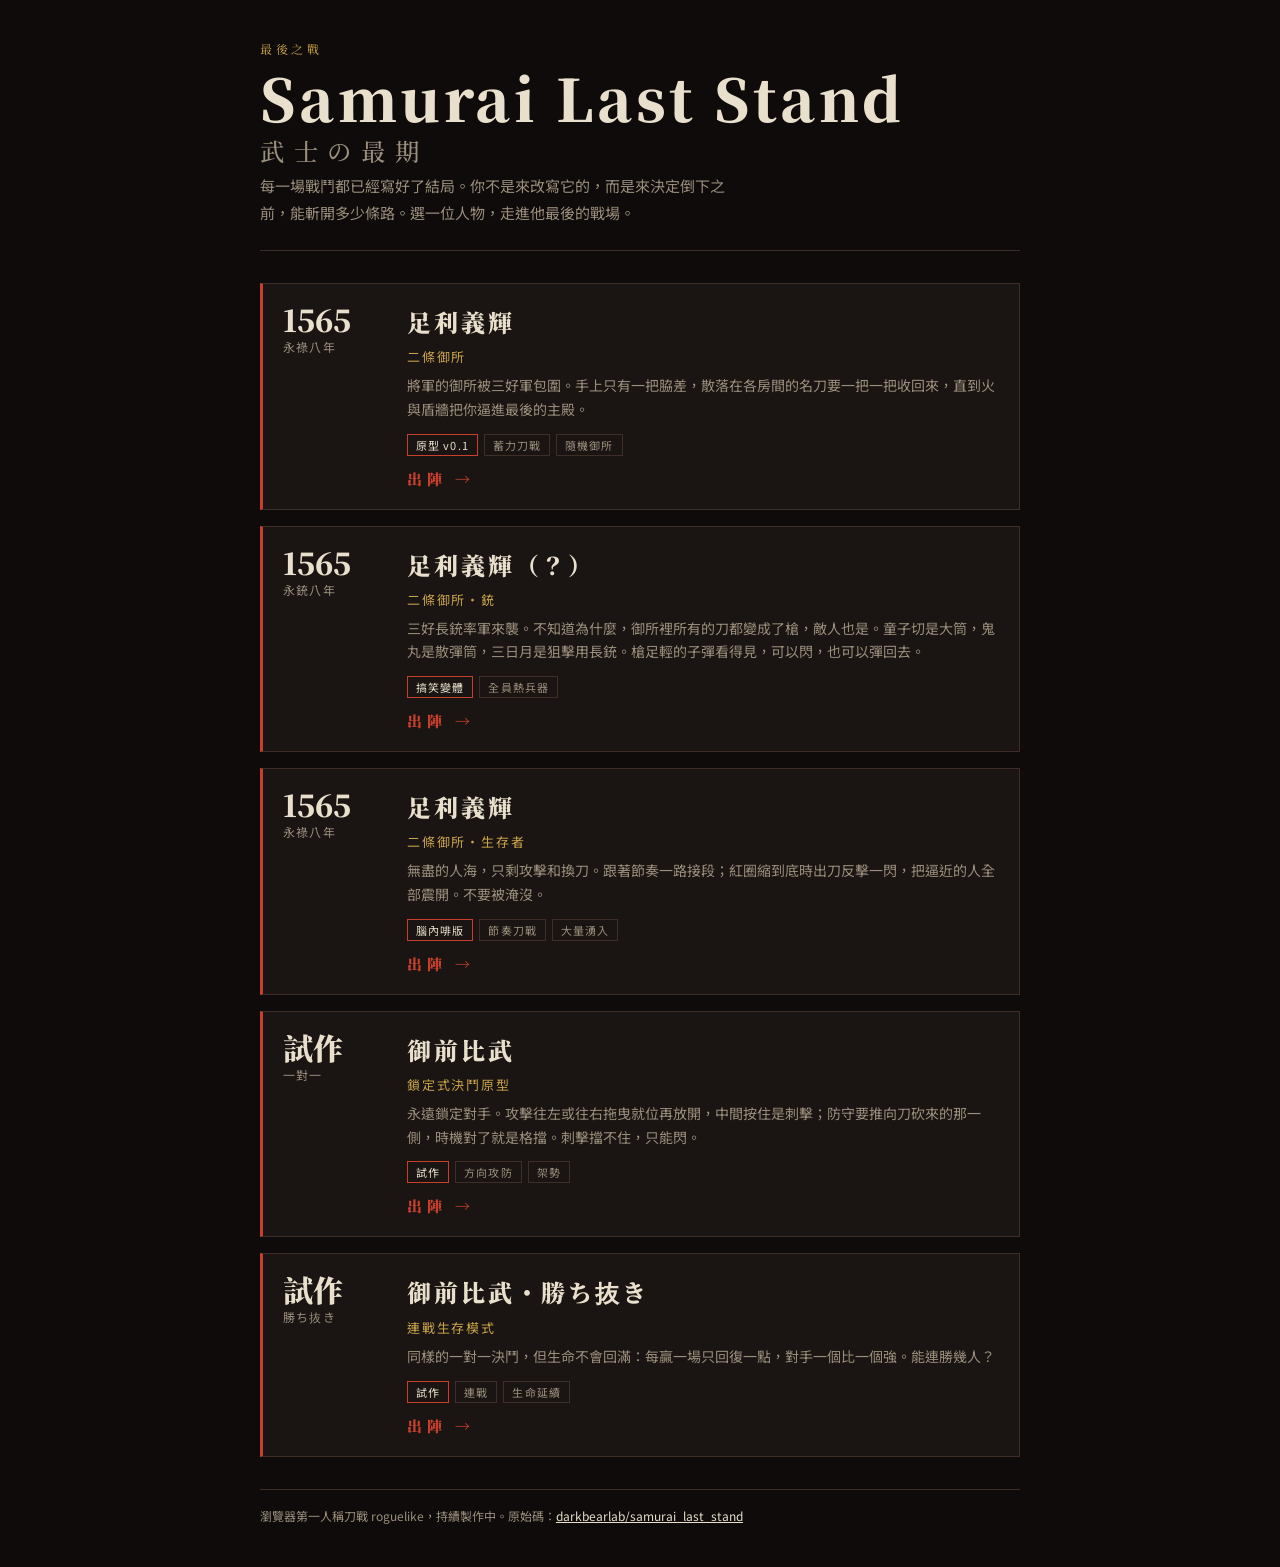
<file: index.html>
<!doctype html>
<html lang="zh-Hant">
<head>
<meta charset="utf-8">
<meta name="viewport" content="width=device-width,initial-scale=1,viewport-fit=cover">
<title>Samurai Last Stand</title>
<meta name="description" content="以歷史上武士的最後一戰為題材的瀏覽器第一人稱刀戰 roguelike 合集。">
<link rel="preconnect" href="https://fonts.googleapis.com">
<link rel="stylesheet" href="https://fonts.googleapis.com/css2?family=Noto+Serif+TC:wght@500;900&family=Noto+Sans+TC:wght@400;700&display=swap">
<style>
/* 版面：一欄式，標題之下是一張張「戰場卡」，每張卡一位人物、一場最後之戰 */
:root {
  --urushi: #0e0b0a; --sumi: #1a1513; --kaba: #2b211d; --line: #3d2f28;
  --shu: #c8402c; --kin: #c9a34a; --washi: #e8e0cc; --dim: #9a8e7c;
  --f-serif: 'Noto Serif TC', 'Songti TC', 'PMingLiU', serif;
  --f-sans: 'Noto Sans TC', 'Microsoft JhengHei', 'PingFang TC', system-ui, sans-serif;
  color-scheme: dark;
}
* { box-sizing: border-box; }
html, body { margin: 0; min-height: 100%; background: var(--urushi); color: var(--washi); font-family: var(--f-sans); }
body { padding: calc(40px + env(safe-area-inset-top, 0px)) 16px calc(40px + env(safe-area-inset-bottom, 0px)); }
main { max-width: 760px; margin: 0 auto; display: flex; flex-direction: column; gap: 32px; }
header { display: flex; flex-direction: column; gap: 10px; border-bottom: 1px solid var(--line); padding-bottom: 24px; }
.eyebrow { font-family: var(--f-serif); font-size: 12px; letter-spacing: .3em; color: var(--kin); }
h1 { margin: 0; font-family: var(--f-serif); font-weight: 900; font-size: clamp(34px, 8vw, 58px); letter-spacing: .06em; line-height: 1.05; text-wrap: balance; }
h1 span { display: block; font-size: .42em; letter-spacing: .4em; color: var(--dim); margin-top: 10px; font-weight: 500; }
.lead { margin: 0; color: var(--dim); font-size: 15px; line-height: 1.75; max-width: 60ch; }
.list { display: flex; flex-direction: column; gap: 16px; }
.card { position: relative; display: grid; grid-template-columns: 104px 1fr; gap: 20px; padding: 20px; background: var(--sumi); border: 1px solid var(--line); border-left: 3px solid var(--shu); color: inherit; text-decoration: none; transition: border-color .15s, background .15s; }
a.card:hover, a.card:focus-visible { background: var(--kaba); border-color: var(--kin); border-left-color: var(--shu); outline: none; }
.year { display: flex; flex-direction: column; align-items: flex-start; gap: 4px; }
.year b { font-family: var(--f-serif); font-weight: 900; font-size: 30px; font-variant-numeric: tabular-nums; line-height: 1; }
.year small { font-size: 12px; color: var(--dim); letter-spacing: .1em; }
.body { display: flex; flex-direction: column; gap: 8px; min-width: 0; }
.who { font-family: var(--f-serif); font-weight: 900; font-size: 24px; letter-spacing: .12em; margin: 0; }
.where { font-size: 13px; color: var(--kin); letter-spacing: .14em; }
.body p { margin: 0; color: var(--dim); font-size: 14px; line-height: 1.7; }
.tags { display: flex; flex-wrap: wrap; gap: 6px; margin-top: 4px; }
.tag { font-size: 11px; letter-spacing: .1em; padding: 2px 8px; border: 1px solid var(--line); color: var(--dim); }
.tag.live { border-color: var(--shu); color: var(--washi); }
.go { font-family: var(--f-serif); font-weight: 900; letter-spacing: .3em; color: var(--shu); font-size: 15px; margin-top: 4px; }
.soon { border-left-color: var(--line); opacity: .55; }
footer { color: var(--dim); font-size: 12px; line-height: 1.7; border-top: 1px solid var(--line); padding-top: 16px; }
footer a { color: var(--washi); }
@media (max-width: 520px) { .card { grid-template-columns: 1fr; gap: 12px; } .year { flex-direction: row; align-items: baseline; gap: 10px; } }
@media (prefers-reduced-motion: reduce) { .card { transition: none; } }
</style>
</head>
<body>
<main>
  <header>
    <div class="eyebrow">最後之戰</div>
    <h1>Samurai Last Stand<span>武士の最期</span></h1>
    <p class="lead">每一場戰鬥都已經寫好了結局。你不是來改寫它的，而是來決定倒下之前，能斬開多少條路。選一位人物，走進他最後的戰場。</p>
  </header>

  <section class="list" id="list" aria-label="人物與戰場"></section>

  <footer>
    瀏覽器第一人稱刀戰 roguelike，持續製作中。原始碼：<a href="https://github.com/darkbearlab/samurai_last_stand">darkbearlab/samurai_last_stand</a>
  </footer>
</main>

<script>
/* 新增人物或模式時，在這個陣列加一筆即可。path 指向該作品的目錄。 */
const SCENARIOS = [
  {
    path: 'nijo_gosho/index.html',
    year: '1565', era: '永祿八年',
    who: '足利義輝',
    where: '二條御所',
    text: '將軍的御所被三好軍包圍。手上只有一把脇差，散落在各房間的名刀要一把一把收回來，直到火與盾牆把你逼進最後的主殿。',
    tags: ['原型 v0.1', '蓄力刀戰', '隨機御所'],
    live: true,
  },
  {
    path: 'nijo_gosho_gun/index.html',
    year: '1565', era: '永銃八年',
    who: '足利義輝（？）',
    where: '二條御所・銃',
    text: '三好長銃率軍來襲。不知道為什麼，御所裡所有的刀都變成了槍，敵人也是。童子切是大筒，鬼丸是散彈筒，三日月是狙擊用長銃。槍足輕的子彈看得見，可以閃，也可以彈回去。',
    tags: ['搞笑變體', '全員熱兵器'],
    live: true,
  },
  {
    path: 'nijo_gosho_survivor/index.html',
    year: '1565', era: '永祿八年',
    who: '足利義輝',
    where: '二條御所・生存者',
    text: '無盡的人海，只剩攻擊和換刀。跟著節奏一路接段；紅圈縮到底時出刀反擊一閃，把逼近的人全部震開。不要被淹沒。',
    tags: ['腦內啡版', '節奏刀戰', '大量湧入'],
    live: true,
  },
  {
    path: 'gozen_jiai/index.html',
    year: '試作', era: '一對一',
    who: '御前比武',
    where: '鎖定式決鬥原型',
    text: '永遠鎖定對手。攻擊往左或往右拖曳就位再放開，中間按住是刺擊；防守要推向刀砍來的那一側，時機對了就是格擋。刺擊擋不住，只能閃。',
    tags: ['試作', '方向攻防', '架勢'],
    live: true,
  },
  {
    path: 'gozen_jiai/index.html?mode=survival',
    year: '試作', era: '勝ち抜き',
    who: '御前比武・勝ち抜き',
    where: '連戰生存模式',
    text: '同樣的一對一決鬥，但生命不會回滿：每贏一場只回復一點，對手一個比一個強。能連勝幾人？',
    tags: ['試作', '連戰', '生命延續'],
    live: true,
  },
];

const list = document.getElementById('list');
list.innerHTML = SCENARIOS.map((s) => {
  const inner = `
    <div class="year"><b>${s.year}</b><small>${s.era}</small></div>
    <div class="body">
      <h2 class="who">${s.who}</h2>
      <div class="where">${s.where}</div>
      <p>${s.text}</p>
      <div class="tags">${s.tags.map((t, i) => `<span class="tag${i === 0 && s.live ? ' live' : ''}">${t}</span>`).join('')}</div>
      ${s.live ? '<div class="go">出陣 →</div>' : ''}
    </div>`;
  return s.live ? `<a class="card" href="${s.path}">${inner}</a>` : `<div class="card soon">${inner}</div>`;
}).join('');
</script>
</body>
</html>
</file>
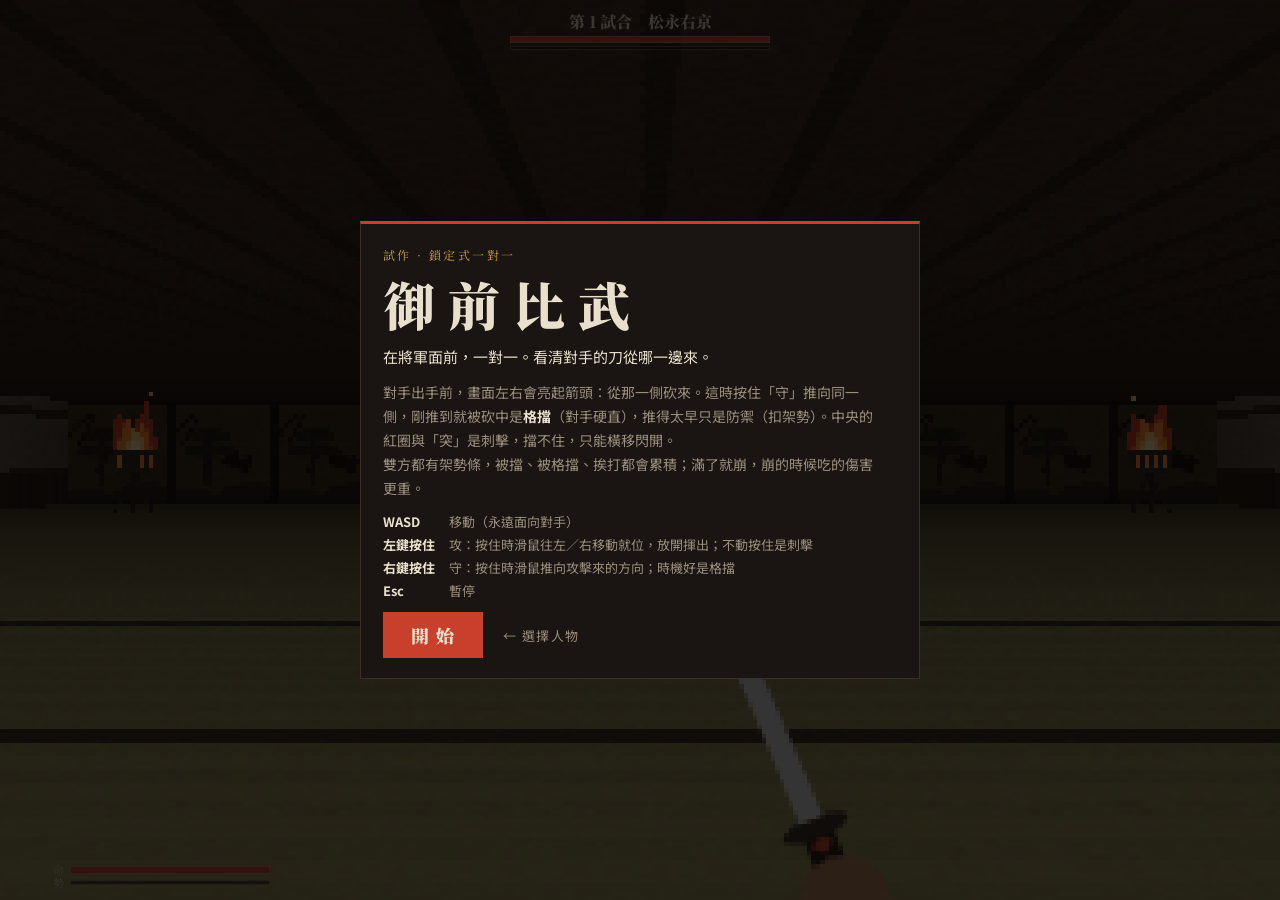
<file: gozen_jiai/index.html>
<!doctype html>
<html lang="zh-Hant">
<head>
<meta charset="utf-8">
<meta name="viewport" content="width=device-width,initial-scale=1,maximum-scale=1,viewport-fit=cover,user-scalable=no">
<title>御前比武</title>
<link rel="preconnect" href="https://fonts.googleapis.com">
<link rel="stylesheet" href="https://fonts.googleapis.com/css2?family=Noto+Serif+TC:wght@500;900&family=Noto+Sans+TC:wght@400;700&display=swap">
<link rel="stylesheet" href="../nijo_gosho/css/style.css">
<style>
  /* 決鬥用的兩顆搖桿鍵：按住後左右拖曳選方向，放開出手 */
  .stick { position: absolute; width: 92px; height: 92px; border-radius: 50%; border: 2px solid rgba(232,224,204,.35); background: rgba(26,21,19,.5); touch-action: none; display: flex; align-items: center; justify-content: center; }
  .stick span { font-family: var(--f-serif); font-weight: 900; font-size: 22px; color: var(--washi); pointer-events: none; }
  .stick i { position: absolute; width: 34px; height: 34px; border-radius: 50%; background: rgba(232,224,204,.25); pointer-events: none; transform: translate(0, 0); }
  .stick.on { background: rgba(60,40,30,.6); }
  #sAtk { right: 20px; bottom: 30%; border-color: rgba(200,64,44,.8); }
  #sDef { right: 132px; bottom: calc(30% - 34px); border-color: rgba(120,160,210,.8); }
  @media (max-height: 420px) { #sAtk { bottom: 20%; } #sDef { bottom: calc(20% - 30px); } }
</style>
</head>
<body>
<div id="app">
  <div id="view" style="flex:1">
    <canvas id="cv" aria-label="遊戲畫面"></canvas>
    <canvas id="ui" aria-hidden="true"></canvas>
    <div id="toast" role="status"></div>
    <div id="touch" hidden>
      <div id="knob" hidden></div>
      <div class="stick" id="sDef"><i></i><span>守</span></div>
      <div class="stick" id="sAtk"><i></i><span>攻</span></div>
    </div>
    <div id="screen"><div class="panel" id="panel"></div></div>
  </div>
</div>
<script src="../nijo_gosho/js/config.js"></script>
<script src="../nijo_gosho/js/util.js"></script>
<script src="../nijo_gosho/js/audio.js"></script>
<script src="../nijo_gosho/js/assets.js"></script>
<script src="../nijo_gosho/js/world.js"></script>
<script src="../nijo_gosho/js/render.js"></script>
<script src="duel.js"></script>
</body>
</html>
</file>
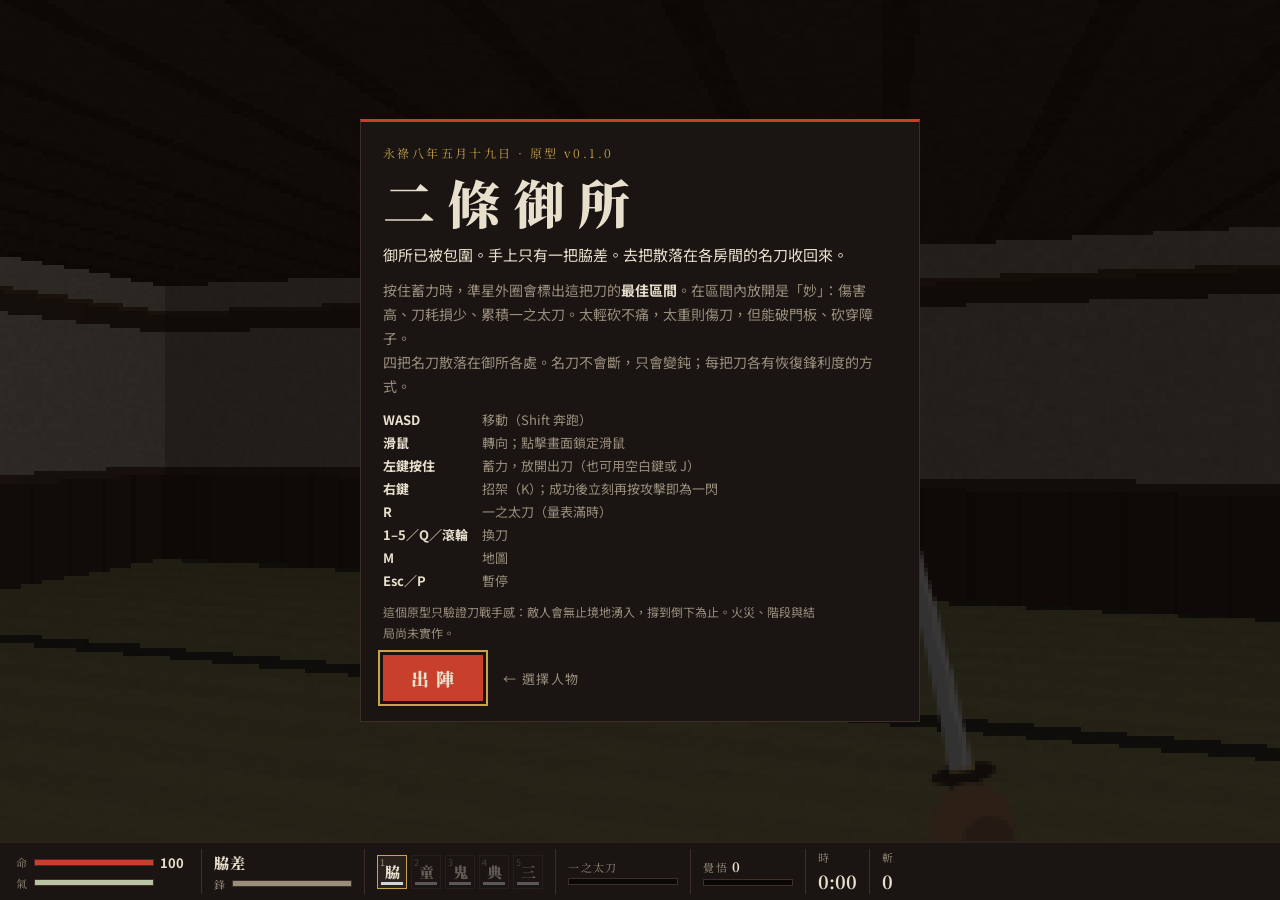
<file: nijo_gosho/index.html>
<!doctype html>
<html lang="zh-Hant">
<head>
<meta charset="utf-8">
<meta name="viewport" content="width=device-width,initial-scale=1,maximum-scale=1,viewport-fit=cover,user-scalable=no">
<title>二條御所</title>
<link rel="preconnect" href="https://fonts.googleapis.com">
<link rel="stylesheet" href="https://fonts.googleapis.com/css2?family=Noto+Serif+TC:wght@500;900&family=Noto+Sans+TC:wght@400;700&display=swap">
<link rel="stylesheet" href="css/style.css">
</head>
<body>
<div id="app">
  <div id="view">
    <canvas id="cv" aria-label="遊戲畫面"></canvas>
    <canvas id="ui" aria-hidden="true"></canvas>
    <div id="toast" role="status"></div>
    <div id="jisei" hidden aria-label="辭世之句"></div>
    <div id="touch" hidden>
      <div id="knob" hidden></div>
      <button class="tbtn" id="tOugi" type="button">奧</button>
      <button class="tbtn" id="tSwap" type="button">換</button>
      <button class="tbtn" id="tParry" type="button">受</button>
      <button class="tbtn" id="tAtk" type="button">斬</button>
    </div>
    <div id="screen"><div class="panel" id="panel"></div></div>
  </div>
  <div id="hud">
    <div class="cell bars" id="hpCell">
      <div class="bar"><span class="lbl">命</span><div class="track hp"><i id="bHp"></i></div><b id="vHp">100</b></div>
      <div class="bar"><span class="lbl">氣</span><div class="track st"><i id="bSt"></i></div></div>
    </div>
    <div class="cell blade" id="sharpCell">
      <div class="bname" id="bName">脇差</div>
      <div class="bar"><span class="lbl">鋒</span><div class="track sh"><i id="bSharp"></i></div></div>
    </div>
    <div class="cell slots" id="slots"></div>
    <div class="cell ougi" id="ougiCell"><span class="lbl">一之太刀</span><div class="track og"><i id="bOugi"></i></div></div>
    <div class="cell kakugo"><span class="lbl">覺悟 <b id="vLevel">0</b></span><div class="track kg"><i id="bKakugo"></i></div></div>
    <div class="cell stat"><span class="lbl">時</span><b id="vTime">0:00</b></div>
    <div class="cell stat"><span class="lbl">斬</span><b id="vKills">0</b></div>
  </div>
</div>
<script src="js/config.js"></script>
<script src="js/util.js"></script>
<script src="js/audio.js"></script>
<script src="js/assets.js"></script>
<script src="js/map.js"></script>
<script src="js/world.js"></script>
<script src="js/render.js"></script>
<script src="js/fp.js"></script>
<script src="js/enemies.js"></script>
<script src="js/combat.js"></script>
<script src="js/input.js"></script>
<script src="js/hud.js"></script>
<script src="js/main.js"></script>
</body>
</html>
</file>
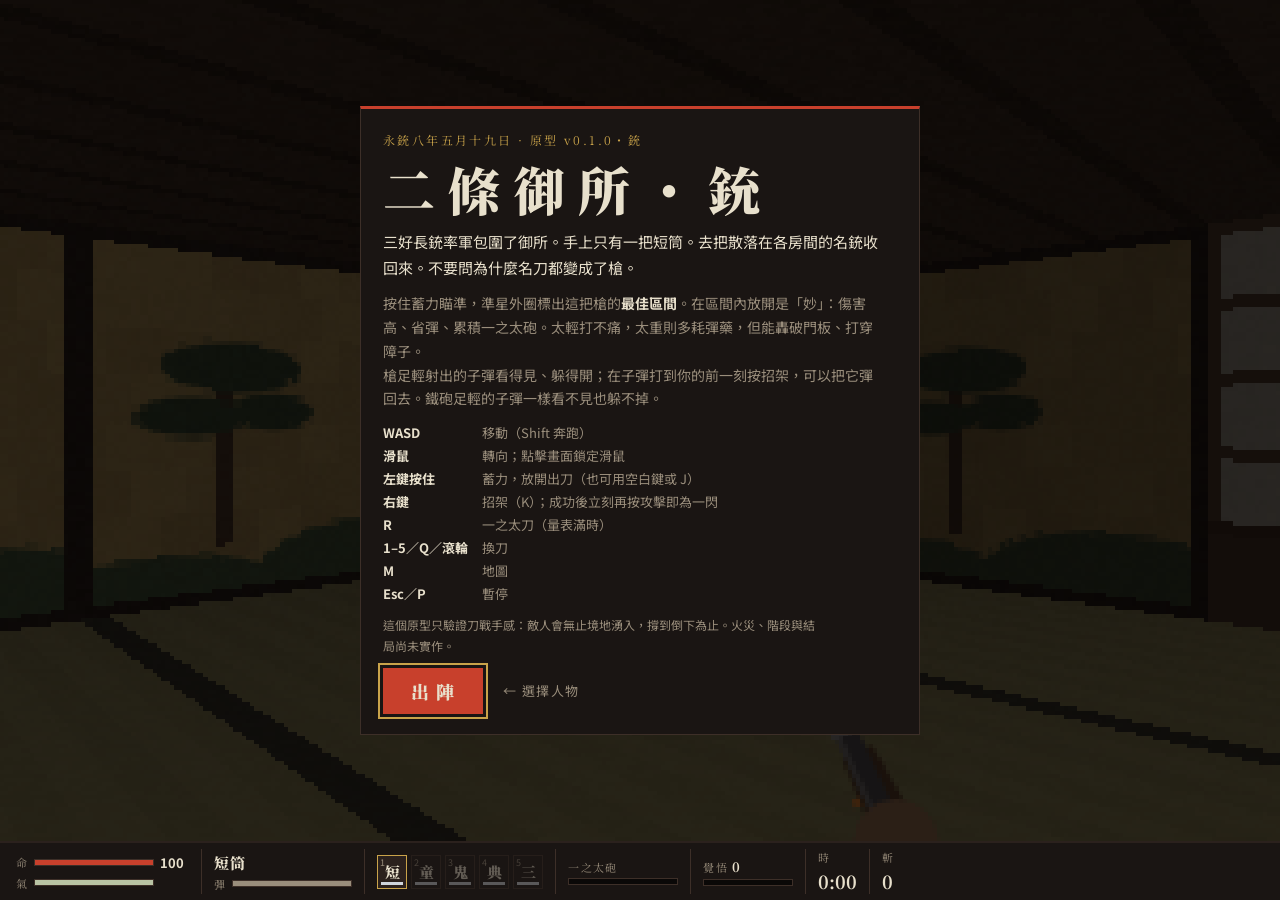
<file: nijo_gosho_gun/index.html>
<!doctype html>
<html lang="zh-Hant">
<head>
<meta charset="utf-8">
<meta name="viewport" content="width=device-width,initial-scale=1,maximum-scale=1,viewport-fit=cover,user-scalable=no">
<title>二條御所・銃</title>
<link rel="preconnect" href="https://fonts.googleapis.com">
<link rel="stylesheet" href="https://fonts.googleapis.com/css2?family=Noto+Serif+TC:wght@500;900&family=Noto+Sans+TC:wght@400;700&display=swap">
<link rel="stylesheet" href="../nijo_gosho/css/style.css">
</head>
<body>
<div id="app">
  <div id="view">
    <canvas id="cv" aria-label="遊戲畫面"></canvas>
    <canvas id="ui" aria-hidden="true"></canvas>
    <div id="toast" role="status"></div>
    <div id="jisei" hidden aria-label="辭世之句"></div>
    <div id="touch" hidden>
      <div id="knob" hidden></div>
      <button class="tbtn" id="tOugi" type="button">奧</button>
      <button class="tbtn" id="tSwap" type="button">換</button>
      <button class="tbtn" id="tParry" type="button">受</button>
      <button class="tbtn" id="tAtk" type="button">斬</button>
    </div>
    <div id="screen"><div class="panel" id="panel"></div></div>
  </div>
  <div id="hud">
    <div class="cell bars" id="hpCell">
      <div class="bar"><span class="lbl">命</span><div class="track hp"><i id="bHp"></i></div><b id="vHp">100</b></div>
      <div class="bar"><span class="lbl">氣</span><div class="track st"><i id="bSt"></i></div></div>
    </div>
    <div class="cell blade" id="sharpCell">
      <div class="bname" id="bName">脇差</div>
      <div class="bar"><span class="lbl">彈</span><div class="track sh"><i id="bSharp"></i></div></div>
    </div>
    <div class="cell slots" id="slots"></div>
    <div class="cell ougi" id="ougiCell"><span class="lbl">一之太砲</span><div class="track og"><i id="bOugi"></i></div></div>
    <div class="cell kakugo"><span class="lbl">覺悟 <b id="vLevel">0</b></span><div class="track kg"><i id="bKakugo"></i></div></div>
    <div class="cell stat"><span class="lbl">時</span><b id="vTime">0:00</b></div>
    <div class="cell stat"><span class="lbl">斬</span><b id="vKills">0</b></div>
  </div>
</div>
<script src="../nijo_gosho/js/config.js"></script>
<script src="../nijo_gosho/js/util.js"></script>
<script src="../nijo_gosho/js/audio.js"></script>
<script src="../nijo_gosho/js/assets.js"></script>
<script src="../nijo_gosho/js/map.js"></script>
<script src="../nijo_gosho/js/world.js"></script>
<script src="../nijo_gosho/js/render.js"></script>
<script src="../nijo_gosho/js/fp.js"></script>
<script src="../nijo_gosho/js/enemies.js"></script>
<script src="../nijo_gosho/js/combat.js"></script>
<script src="../nijo_gosho/js/input.js"></script>
<script src="../nijo_gosho/js/hud.js"></script>
<script src="../nijo_gosho/js/main.js"></script>
<script src="variant.js"></script>
</body>
</html>
</file>
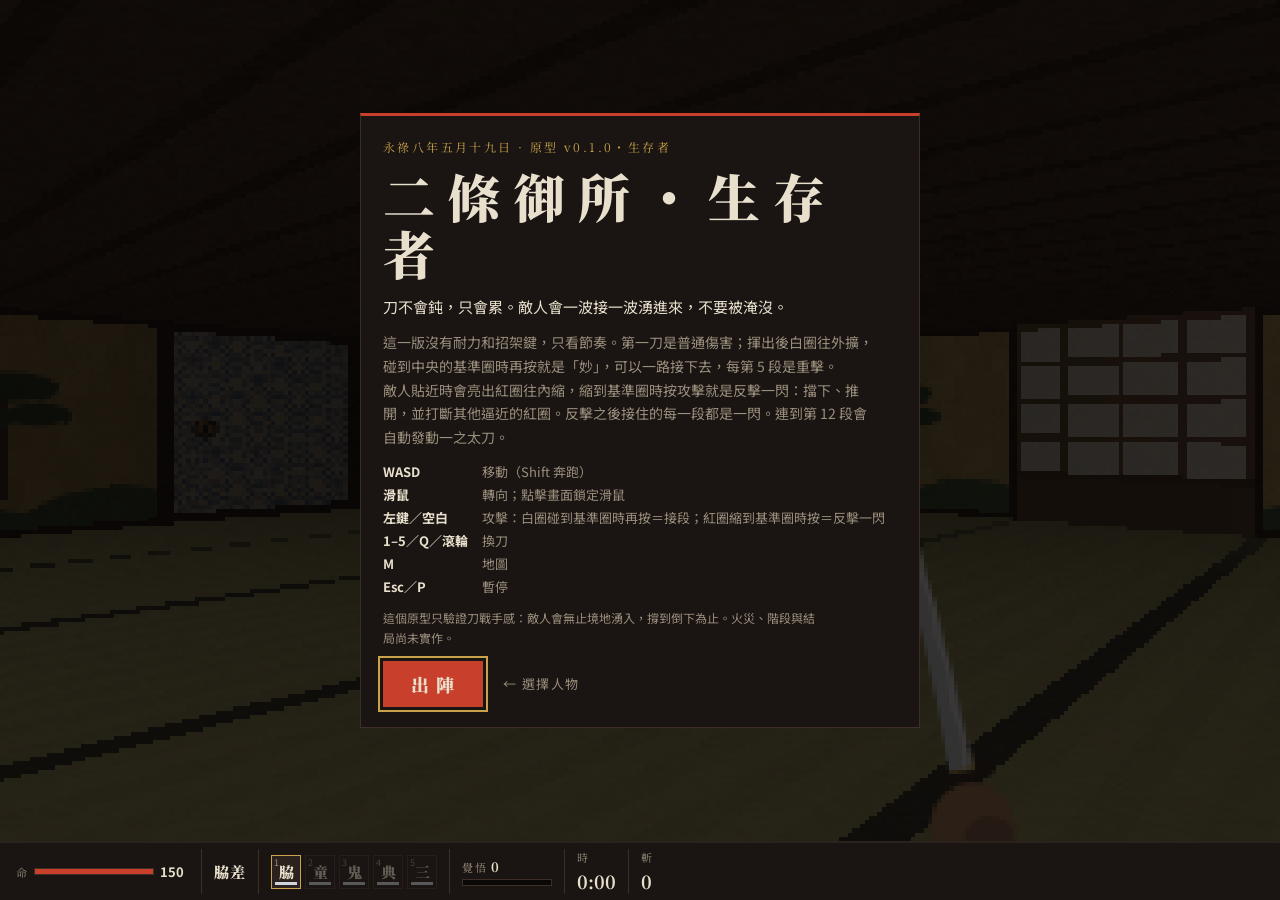
<file: nijo_gosho_survivor/index.html>
<!doctype html>
<html lang="zh-Hant">
<head>
<meta charset="utf-8">
<meta name="viewport" content="width=device-width,initial-scale=1,maximum-scale=1,viewport-fit=cover,user-scalable=no">
<title>二條御所・生存者</title>
<link rel="preconnect" href="https://fonts.googleapis.com">
<link rel="stylesheet" href="https://fonts.googleapis.com/css2?family=Noto+Serif+TC:wght@500;900&family=Noto+Sans+TC:wght@400;700&display=swap">
<link rel="stylesheet" href="../nijo_gosho/css/style.css">
<style>#tParry, #tOugi { display: none; } #tSwap { bottom: calc(34% + 4px); right: 124px; }</style>
</head>
<body>
<div id="app">
  <div id="view">
    <canvas id="cv" aria-label="遊戲畫面"></canvas>
    <canvas id="ui" aria-hidden="true"></canvas>
    <div id="toast" role="status"></div>
    <div id="jisei" hidden aria-label="辭世之句"></div>
    <div id="touch" hidden>
      <div id="knob" hidden></div>
      <button class="tbtn" id="tOugi" type="button">奧</button>
      <button class="tbtn" id="tSwap" type="button">換</button>
      <button class="tbtn" id="tParry" type="button">受</button>
      <button class="tbtn" id="tAtk" type="button">斬</button>
    </div>
    <div id="screen"><div class="panel" id="panel"></div></div>
  </div>
  <div id="hud">
    <div class="cell bars" id="hpCell">
      <div class="bar"><span class="lbl">命</span><div class="track hp"><i id="bHp"></i></div><b id="vHp">100</b></div>
      <div class="bar" style="display:none"><span class="lbl">氣</span><div class="track st"><i id="bSt"></i></div></div>
    </div>
    <div class="cell blade" id="sharpCell">
      <div class="bname" id="bName">脇差</div>
      <div class="bar" style="display:none"><span class="lbl">鋒</span><div class="track sh"><i id="bSharp"></i></div></div>
    </div>
    <div class="cell slots" id="slots"></div>
    <div class="cell ougi" id="ougiCell" style="display:none"><span class="lbl">一之太刀</span><div class="track og"><i id="bOugi"></i></div></div>
    <div class="cell kakugo"><span class="lbl">覺悟 <b id="vLevel">0</b></span><div class="track kg"><i id="bKakugo"></i></div></div>
    <div class="cell stat"><span class="lbl">時</span><b id="vTime">0:00</b></div>
    <div class="cell stat"><span class="lbl">斬</span><b id="vKills">0</b></div>
  </div>
</div>
<script src="../nijo_gosho/js/config.js"></script>
<script src="../nijo_gosho/js/util.js"></script>
<script src="../nijo_gosho/js/audio.js"></script>
<script src="../nijo_gosho/js/assets.js"></script>
<script src="../nijo_gosho/js/map.js"></script>
<script src="../nijo_gosho/js/world.js"></script>
<script src="../nijo_gosho/js/render.js"></script>
<script src="../nijo_gosho/js/fp.js"></script>
<script src="../nijo_gosho/js/enemies.js"></script>
<script src="../nijo_gosho/js/combat.js"></script>
<script src="../nijo_gosho/js/input.js"></script>
<script src="../nijo_gosho/js/hud.js"></script>
<script src="../nijo_gosho/js/main.js"></script>
<script src="variant.js"></script>
</body>
</html>
</file>
<file: nijo_gosho/css/style.css>
/* 漆黑・朱・金・和紙 */
:root {
  --urushi: #0e0b0a; --sumi: #1a1513; --kaba: #2b211d; --line: #3d2f28;
  --shu: #c8402c; --kin: #c9a34a; --washi: #e8e0cc; --dim: #9a8e7c; --ai: #4f6f93;
  --f-serif: 'Noto Serif TC', 'Songti TC', 'PMingLiU', serif;
  --f-sans: 'Noto Sans TC', 'Microsoft JhengHei', 'PingFang TC', system-ui, sans-serif;
  color-scheme: dark;
}
* { box-sizing: border-box; }
html, body { position: fixed; inset: 0; width: 100%; height: 100%; margin: 0; background: var(--urushi); color: var(--washi); font-family: var(--f-sans); overflow: hidden; touch-action: none; -webkit-user-select: none; user-select: none; }
/* 鎖死在視窗上：iOS 轉橫向時不會殘留舊尺寸或出現空白 */
#app { position: fixed; inset: 0; display: flex; flex-direction: column; padding: env(safe-area-inset-top, 0px) env(safe-area-inset-right, 0px) 0 env(safe-area-inset-left, 0px); }
#view { flex: 1; position: relative; min-height: 0; background: #000; }
#cv, #ui { position: absolute; inset: 0; width: 100%; height: 100%; display: block; }
#cv { image-rendering: pixelated; image-rendering: crisp-edges; }
#ui { pointer-events: none; }

#toast { position: absolute; left: 50%; top: 14%; transform: translateX(-50%); font-family: var(--f-serif); font-weight: 900; font-size: clamp(16px, 3vw, 24px); color: var(--washi); text-shadow: 0 2px 0 #000, 0 0 12px rgba(0,0,0,.8); letter-spacing: .12em; opacity: 0; transition: opacity .15s; pointer-events: none; white-space: nowrap; max-width: calc(100% - 32px); overflow: hidden; text-overflow: ellipsis; }
#toast.show { opacity: 1; }
#toast.say { white-space: normal; text-align: center; letter-spacing: .04em; }
#toast.say.narr { font-style: italic; font-size: clamp(18px, 3.4vw, 28px); color: #fff3d6; }
#toast .who { display: block; font-size: .55em; letter-spacing: .2em; color: var(--dim); margin-bottom: 2px; }
#toast.say.npc { color: #ffb4a4; }
#toast.say.player { color: #ffe9b0; }

#hud { display: flex; flex-wrap: wrap; align-items: stretch; background: var(--sumi); border-top: 2px solid var(--kaba); padding: 6px 16px calc(6px + env(safe-area-inset-bottom, 0px)); gap: 4px 0; }
.cell { display: flex; flex-direction: column; justify-content: center; gap: 3px; padding-inline: 12px; border-left: 1px solid var(--line); min-width: 0; }
.cell:first-child { border-left: 0; padding-left: 0; }
.lbl { font-size: 11px; color: var(--dim); letter-spacing: .12em; font-family: var(--f-serif); }
.bar { display: flex; align-items: center; gap: 6px; }
.track { position: relative; width: 120px; height: 7px; background: #0a0807; border: 1px solid var(--line); overflow: hidden; }
.track i { position: absolute; inset: 0 auto 0 0; width: 100%; background: var(--washi); }
.track.hp i { background: var(--shu); }
.track.st i { background: #b9c4a4; }
.track.sh i { background: #cfd5dc; }
.track.og { width: 110px; }
.track.og i { background: var(--kin); }
.bars b { font-size: 13px; font-variant-numeric: tabular-nums; min-width: 2.2em; }
#hpCell.low .track.hp { box-shadow: 0 0 0 1px var(--shu); }
.bname { font-family: var(--f-serif); font-weight: 900; font-size: 15px; letter-spacing: .08em; white-space: nowrap; }
#sharpCell.dull .bname { color: var(--dim); }
#sharpCell.dull .track.sh { border-color: var(--shu); }
#sharpCell.inf .track.sh i { background: var(--dim); }
.slots { flex-direction: row; align-items: center; gap: 4px; }
.slot { position: relative; width: 30px; height: 34px; border: 1px solid var(--line); display: flex; flex-direction: column; align-items: center; justify-content: center; opacity: .35; }
.slot .k { position: absolute; left: 2px; top: 0; font-size: 9px; color: var(--dim); }
.slot .m { font-family: var(--f-serif); font-weight: 900; font-size: 15px; line-height: 1; }
.slot .s { position: absolute; left: 3px; right: 3px; bottom: 3px; height: 3px; background: #0a0807; }
.slot .s i { position: absolute; inset: 0 auto 0 0; background: #cfd5dc; }
.slot.own { opacity: 1; }
.slot.cur { border-color: var(--kin); background: var(--kaba); }
.slot.dull .m { color: var(--shu); }
#ougiCell.ready .lbl { color: var(--kin); }
#ougiCell.ready .track.og { box-shadow: 0 0 6px var(--kin); }
.stat b { font-size: 18px; font-variant-numeric: tabular-nums; font-family: var(--f-serif); }

#screen { position: absolute; inset: 0; display: flex; align-items: flex-start; justify-content: center; background: rgba(8,6,5,.78); padding-inline: 16px; overflow-y: auto; }
#screen[hidden] { display: none; }
.panel { width: min(560px, 100%); margin-block: auto; /* 比畫面高時從頂端開始捲，不會被裁掉 */ background: var(--sumi); border: 1px solid var(--line); border-top: 3px solid var(--shu); padding: 22px 22px 20px; display: flex; flex-direction: column; gap: 12px; }
.eyebrow { font-family: var(--f-serif); font-size: 12px; color: var(--kin); letter-spacing: .2em; }
.panel h1 { margin: 0; font-family: var(--f-serif); font-weight: 900; font-size: clamp(34px, 8vw, 52px); letter-spacing: .25em; line-height: 1.1; }
.panel p { margin: 0; color: var(--dim); font-size: 14px; line-height: 1.7; max-width: 62ch; }
.panel p.lead { color: var(--washi); font-size: 15px; }
.panel p b { color: var(--washi); }
.panel .hint { font-size: 12px; }
.keys { display: grid; grid-template-columns: auto 1fr; gap: 4px 14px; margin: 0; font-size: 13px; }
.keys dt { font-weight: 700; white-space: nowrap; }
.keys dd { margin: 0; color: var(--dim); }
.stats { display: grid; grid-template-columns: repeat(auto-fill, minmax(84px, 1fr)); gap: 10px; }
.stats div { display: flex; flex-direction: column; }
.stats .val { font-family: var(--f-serif); font-weight: 900; font-size: 22px; font-variant-numeric: tabular-nums; }
.btn { align-self: flex-start; background: var(--shu); color: var(--washi); border: 0; font-family: var(--f-serif); font-weight: 900; font-size: 18px; letter-spacing: .4em; padding: 10px 22px 10px 28px; cursor: pointer; }
.panel .row { display: flex; align-items: center; gap: 20px; flex-wrap: wrap; }
.back { color: var(--dim); font-size: 13px; text-decoration: none; letter-spacing: .1em; }
.back:hover, .back:focus-visible { color: var(--washi); }
.btn:focus-visible { outline: 2px solid var(--kin); outline-offset: 3px; }

#touch { position: absolute; inset: 0; }
#knob { position: absolute; width: 56px; height: 56px; margin: -28px 0 0 -28px; border-radius: 50%; border: 2px solid rgba(201,163,74,.6); background: rgba(201,163,74,.12); pointer-events: none; }
.tbtn { position: absolute; border-radius: 50%; border: 2px solid rgba(232,224,204,.35); background: rgba(26,21,19,.55); color: var(--washi); font-family: var(--f-serif); font-weight: 900; font-size: 16px; display: flex; align-items: center; justify-content: center; touch-action: none; padding: 0; }
.tbtn.on { background: rgba(200,64,44,.45); }
/* 按鈕整組往上，避開手機底部的系統手勢區與拇指根部 */
#tAtk { right: 22px; bottom: 34%; width: 86px; height: 86px; font-size: 22px; border-color: rgba(200,64,44,.8); }
#tParry { right: 122px; bottom: calc(34% - 6px); width: 62px; height: 62px; }
#tSwap { right: 36px; bottom: calc(34% + 100px); width: 50px; height: 50px; font-size: 14px; }
#tOugi { right: 104px; bottom: calc(34% + 76px); width: 50px; height: 50px; font-size: 14px; border-color: rgba(201,163,74,.7); }
@media (max-height: 420px) {
  #tAtk { bottom: 22%; } #tParry { bottom: calc(22% - 6px); }
  #tSwap { bottom: calc(22% + 96px); } #tOugi { bottom: calc(22% + 72px); }
}

@media (max-width: 720px) {
  .track { width: 80px; } .track.og { width: 70px; }
  .cell { padding-inline: 8px; }
  .bname { font-size: 13px; }
}
/* 覺悟 */
.track.kg { width: 90px; } .track.kg i { background: #b9a4d8; }
.kakugo .lbl b { color: var(--washi); font-family: var(--f-serif); font-size: 13px; }
.cards { display: flex; flex-direction: column; gap: 10px; }
.card { display: grid; grid-template-columns: auto 1fr auto; align-items: center; gap: 14px; width: 100%; text-align: left; background: var(--kaba); color: var(--washi); border: 1px solid var(--line); border-left: 4px solid var(--c); padding: 14px 16px; font-family: var(--f-sans); font-size: 16px; cursor: pointer; }
.card:hover, .card:focus-visible { border-color: var(--c); outline: none; background: #3a2c26; }
.card .ck { font-family: var(--f-serif); font-weight: 900; color: var(--dim); }
.card .ct { font-weight: 700; }
.card .cl { color: var(--c); font-size: 11px; letter-spacing: .15em; white-space: nowrap; }
/* 辭世之句：直書，畫面右側 */
#jisei { position: absolute; right: 18px; top: 18px; display: flex; flex-direction: row-reverse; gap: 10px; writing-mode: vertical-rl; font-family: var(--f-serif); font-weight: 900; font-size: clamp(15px, 2.6vw, 22px); letter-spacing: .25em; pointer-events: none; }
#jisei[hidden] { display: none; }
#jisei span { color: rgba(232,224,204,.08); text-shadow: none; }
#jisei span.on { color: var(--washi); text-shadow: 0 0 8px rgba(0,0,0,.9), 0 2px 0 #000; transition: color 1.2s; }
#jisei span.new { color: #fff3d6; }
.jisei-result { font-family: var(--f-serif); font-weight: 900; color: var(--washi) !important; font-size: 17px !important; letter-spacing: .1em; }
.jisei-result .blank { display: inline-block; min-width: 4em; border-bottom: 1px solid var(--line); }
@media (max-height: 480px), (max-width: 560px) {
  .track.kg { width: 44px; }
  #hud { flex-wrap: nowrap; overflow: hidden; padding-block: 4px; }
  .cell { padding-inline: 6px; gap: 2px; }
  .track { width: 56px; height: 6px; } .track.og { width: 48px; }
  .bars b { display: none; }
  .bname { font-size: 12px; }
  .slot { width: 22px; height: 26px; } .slot .m { font-size: 12px; } .slot .k { display: none; }
  #ougiCell .lbl { font-size: 10px; letter-spacing: 0; }
  .stat b { font-size: 14px; }
}
/* 橫拿手機：開始畫面精簡 */
@media (max-height: 480px) {
  #screen { padding-block: 10px; }
  .panel { margin-block: auto; padding: 14px 18px; gap: 8px; width: min(720px, 100%); }
  .panel h1 { font-size: 30px; }
  .panel p { font-size: 13px; line-height: 1.55; }
  .panel .rules { display: none; }
  .panel .hint { display: none; }
  .keys { grid-template-columns: auto 1fr auto 1fr; font-size: 12px; }
}
@media (prefers-reduced-motion: reduce) { #toast { transition: none; } }
</file>
